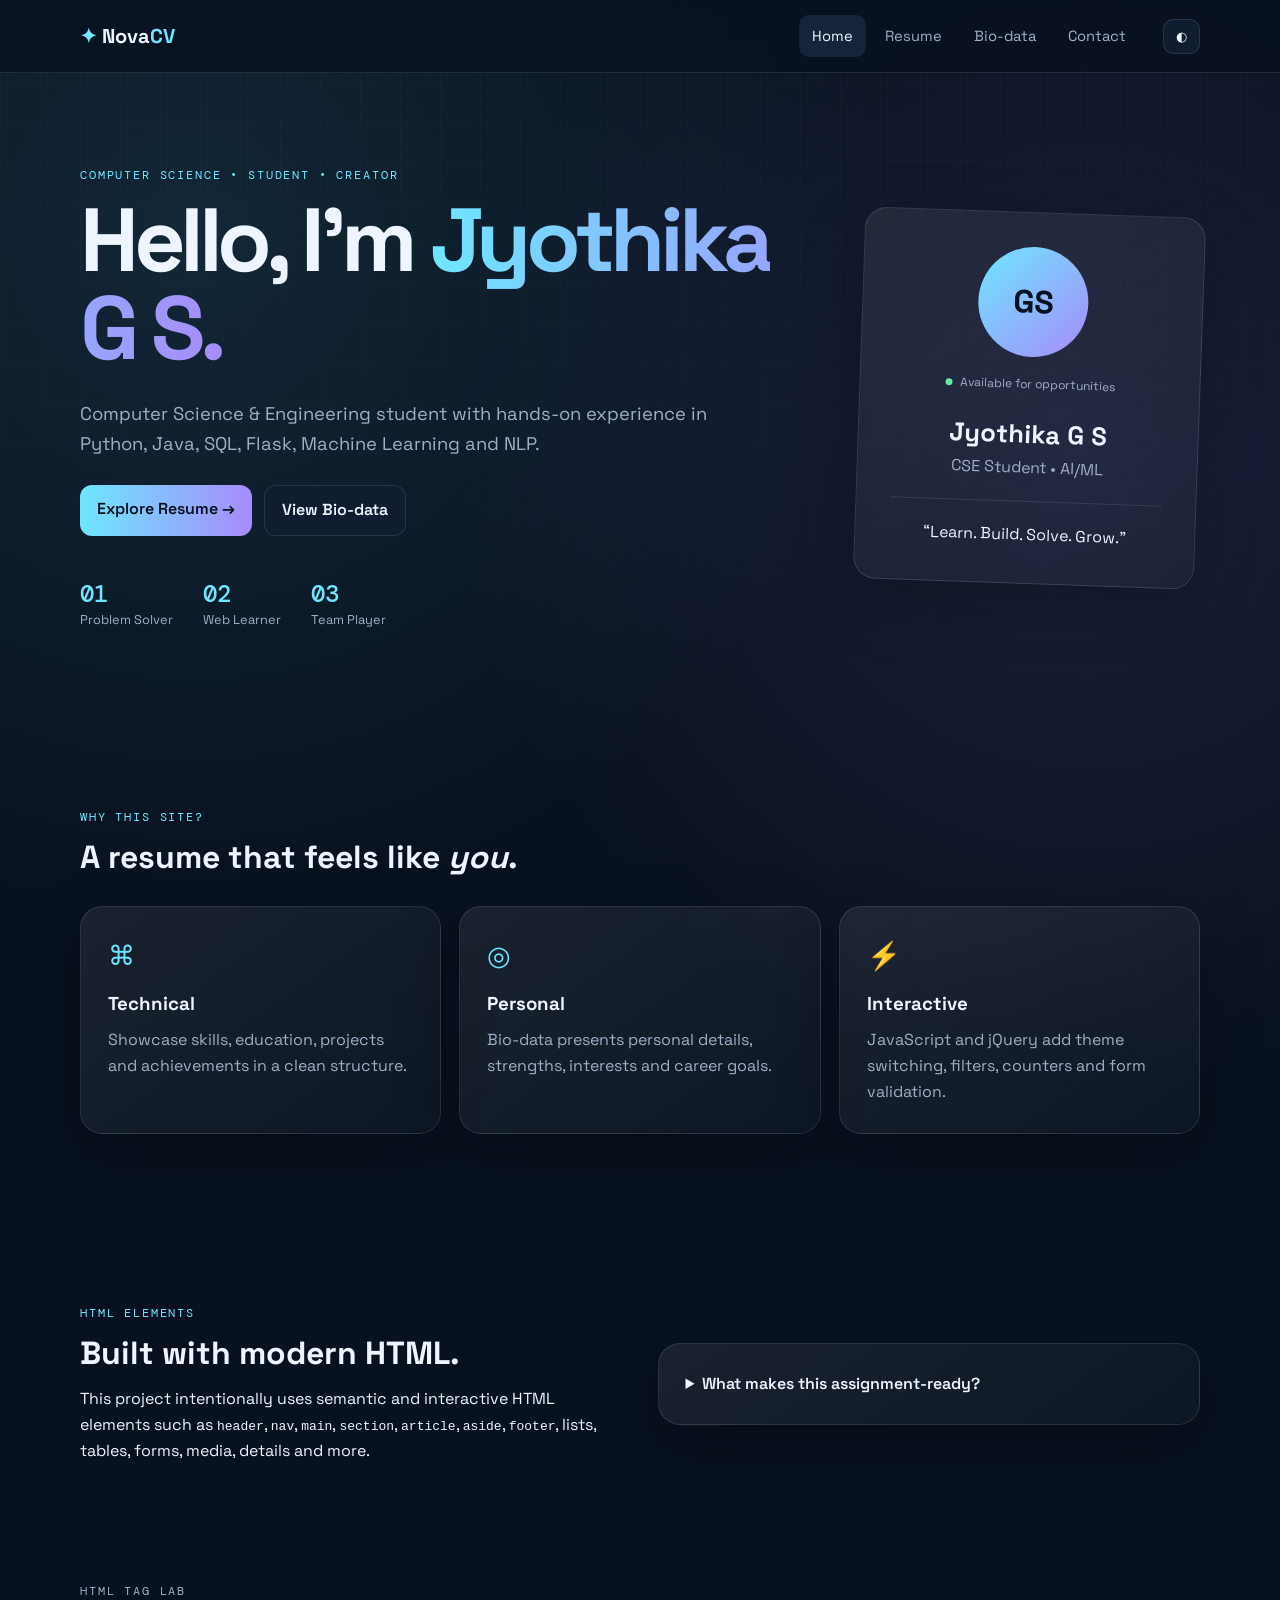
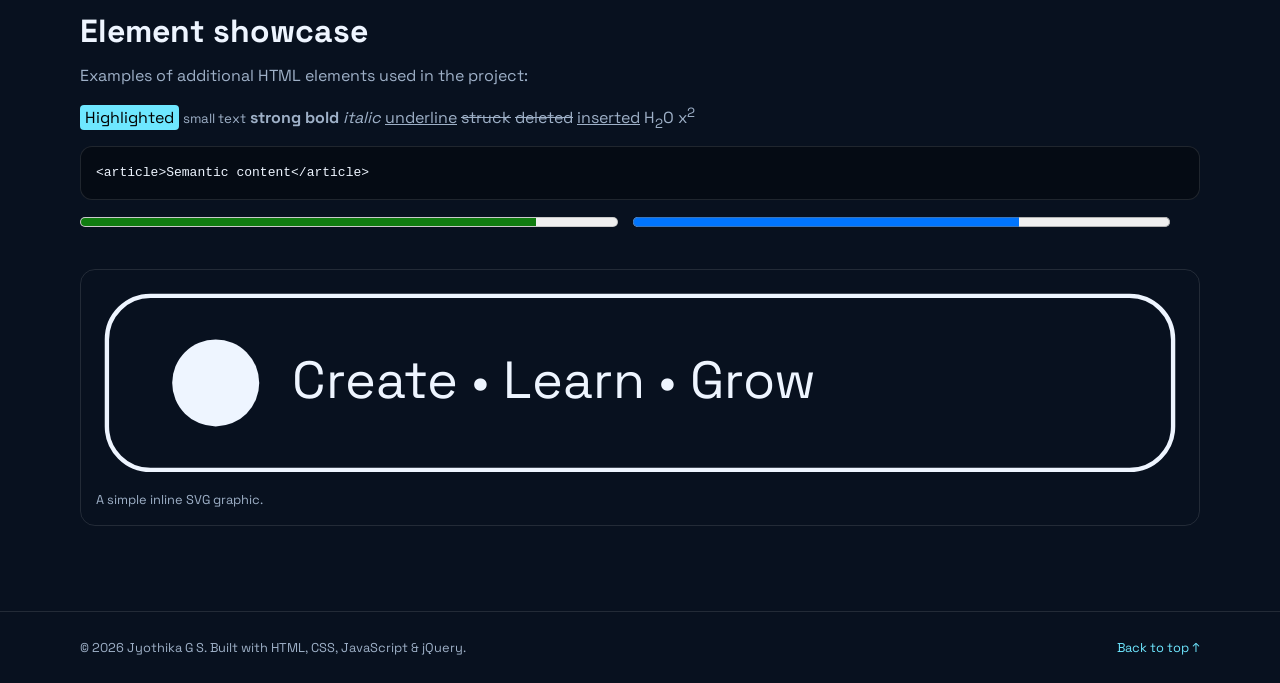
<file: index.html>
<!DOCTYPE html>
<html lang="en">
<head>
  <meta charset="UTF-8">
  <meta name="viewport" content="width=device-width, initial-scale=1.0">
  <meta name="description" content="A modern multi-page Resume and Bio-data website">
  <meta name="author" content="Jyothika G S">
  <meta name="keywords" content="resume, biodata, portfolio, HTML, CSS, JavaScript, jQuery">
  <title>NovaCV | Home</title>
  <link rel="stylesheet" href="style.css">
  <script defer src="https://code.jquery.com/jquery-3.7.1.min.js"></script>
  <script defer src="script.js"></script>
</head>
<body>
  <header class="site-header">
    <nav class="nav container" aria-label="Main navigation">
      <a class="brand" href="index.html"><span>✦</span> Nova<span>CV</span></a>
      <button class="menu-btn" aria-label="Toggle menu" aria-expanded="false">☰</button>
      <ul class="nav-links">
        <li><a class="active" href="index.html">Home</a></li>
        <li><a href="resume.html">Resume</a></li>
        <li><a href="biodata.html">Bio-data</a></li>
        <li><a href="contact.html">Contact</a></li>
      </ul>
      <button id="themeToggle" class="icon-btn" title="Change theme" aria-label="Change theme">◐</button>
    </nav>
  </header>

  <main>
    <section class="hero container">
      <div class="hero-copy">
        <p class="eyebrow">COMPUTER SCIENCE • STUDENT • CREATOR</p>
        <h1>Hello, I'm <span class="gradient-text">Jyothika G S.</span></h1>
        <p class="lead">Computer Science & Engineering student with hands-on experience in Python, Java, SQL, Flask, Machine Learning and NLP.</p>
        <div class="hero-actions">
          <a class="btn primary" href="resume.html">Explore Resume →</a>
          <a class="btn secondary" href="biodata.html">View Bio-data</a>
        </div>
        <dl class="quick-stats">
          <div><dt>01</dt><dd>Problem Solver</dd></div>
          <div><dt>02</dt><dd>Web Learner</dd></div>
          <div><dt>03</dt><dd>Team Player</dd></div>
        </dl>
      </div>
      <aside class="profile-card">
        <div class="avatar" aria-label="Profile placeholder">GS</div>
        <div class="status"><i></i> Available for opportunities</div>
        <h2>Jyothika G S</h2>
        <p>CSE Student • AI/ML</p>
        <hr>
        <blockquote>“Learn. Build. Solve. Grow.”</blockquote>
      </aside>
    </section>

    <section class="container section">
      <div class="section-heading">
        <p class="eyebrow">WHY THIS SITE?</p>
        <h2>A resume that feels like <em>you</em>.</h2>
      </div>
      <div class="feature-grid">
        <article class="glass-card">
          <span class="card-icon">⌘</span>
          <h3>Technical</h3>
          <p>Showcase skills, education, projects and achievements in a clean structure.</p>
        </article>
        <article class="glass-card">
          <span class="card-icon">◎</span>
          <h3>Personal</h3>
          <p>Bio-data presents personal details, strengths, interests and career goals.</p>
        </article>
        <article class="glass-card">
          <span class="card-icon">⚡</span>
          <h3>Interactive</h3>
          <p>JavaScript and jQuery add theme switching, filters, counters and form validation.</p>
        </article>
      </div>
    </section>

    <section class="container section split">
      <div>
        <p class="eyebrow">HTML ELEMENTS</p>
        <h2>Built with modern HTML.</h2>
        <p>This project intentionally uses semantic and interactive HTML elements such as <code>header</code>, <code>nav</code>, <code>main</code>, <code>section</code>, <code>article</code>, <code>aside</code>, <code>footer</code>, lists, tables, forms, media, details and more.</p>
      </div>
      <details class="glass-card details">
        <summary>What makes this assignment-ready?</summary>
        <ul>
          <li>Multiple linked web pages</li>
          <li>Responsive CSS layout</li>
          <li>JavaScript + jQuery interactions</li>
          <li>Accessible labels and semantic structure</li>
          <li>Cloud deployment instructions included</li>
        </ul>
      </details>
    </section>

    <section class="container section tag-lab">
      <p class="eyebrow">HTML TAG LAB</p>
      <h2>Element showcase</h2>
      <p>Examples of additional HTML elements used in the project:</p>
      <p><mark>Highlighted</mark> <small>small text</small> <strong>strong</strong> <b>bold</b> <i>italic</i> <u>underline</u> <s>struck</s> <del>deleted</del> <ins>inserted</ins> H<sub>2</sub>O x<sup>2</sup></p>
      <pre><code>&lt;article&gt;Semantic content&lt;/article&gt;</code></pre>
      <meter min="0" max="100" value="85">85%</meter>
      <progress value="72" max="100">72%</progress>
      <figure>
        <svg viewBox="0 0 500 90" role="img" aria-label="Decorative portfolio graphic">
          <rect x="5" y="5" width="490" height="80" rx="20" fill="none" stroke="currentColor" stroke-width="2"/>
          <circle cx="55" cy="45" r="20" fill="currentColor"/>
          <text x="90" y="52" font-size="24" fill="currentColor">Create • Learn • Grow</text>
        </svg>
        <figcaption>A simple inline SVG graphic.</figcaption>
      </figure>
    </section>
  </main>

  <footer class="site-footer">
    <div class="container footer-inner">
      <p>&copy; <span id="year"></span> Jyothika G S. Built with HTML, CSS, JavaScript & jQuery.</p>
      <a href="#top">Back to top ↑</a>
    </div>
  </footer>
</body>
</html>
</file>
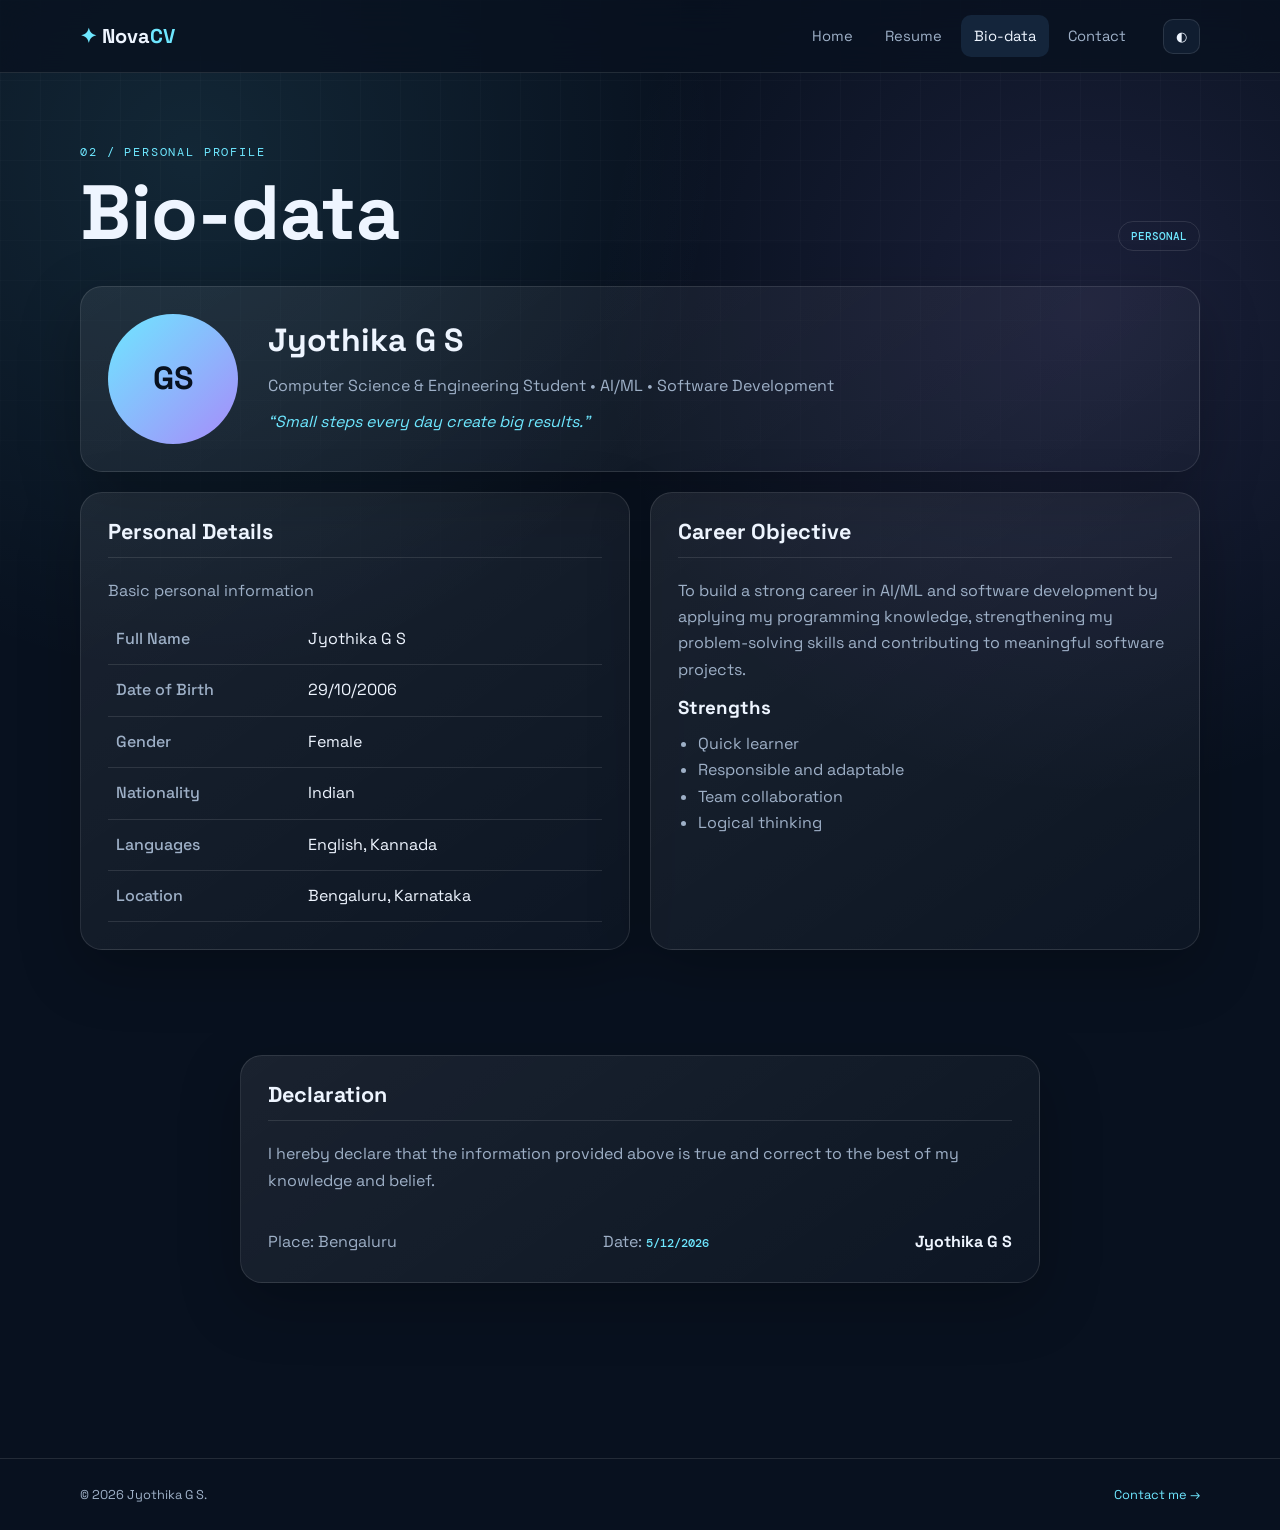
<file: biodata.html>
<!DOCTYPE html>
<html lang="en">
<head>
  <meta charset="UTF-8"><meta name="viewport" content="width=device-width, initial-scale=1.0">
  <meta name="description" content="Bio-data of Jyothika G S"><title>NovaCV | Bio-data</title>
  <link rel="stylesheet" href="style.css">
  <script defer src="https://code.jquery.com/jquery-3.7.1.min.js"></script><script defer src="script.js"></script>
</head>
<body>
<header class="site-header"><nav class="nav container">
  <a class="brand" href="index.html"><span>✦</span> Nova<span>CV</span></a><button class="menu-btn" aria-label="Toggle menu">☰</button>
  <ul class="nav-links"><li><a href="index.html">Home</a></li><li><a href="resume.html">Resume</a></li><li><a class="active" href="biodata.html">Bio-data</a></li><li><a href="contact.html">Contact</a></li></ul>
  <button id="themeToggle" class="icon-btn" aria-label="Change theme">◐</button>
</nav></header>

<main class="container page">
  <div class="page-title"><div><p class="eyebrow">02 / PERSONAL PROFILE</p><h1>Bio-data</h1></div><span class="badge">PERSONAL</span></div>

  <section class="bio-hero glass-card">
    <div class="avatar large">GS</div>
    <div><h2>Jyothika G S</h2><p>Computer Science & Engineering Student • AI/ML • Software Development</p><q>Small steps every day create big results.</q></div>
  </section>

  <section class="bio-grid">
    <article class="glass-card resume-section">
      <h2>Personal Details</h2>
      <table>
        <caption>Basic personal information</caption>
        <tbody>
          <tr><th scope="row">Full Name</th><td>Jyothika G S</td></tr>
          <tr><th scope="row">Date of Birth</th><td>29/10/2006</td></tr>
          <tr><th scope="row">Gender</th><td>Female</td></tr>
          <tr><th scope="row">Nationality</th><td>Indian</td></tr>
          <tr><th scope="row">Languages</th><td>English, Kannada</td></tr>
          <tr><th scope="row">Location</th><td>Bengaluru, Karnataka</td></tr>
        </tbody>
      </table>
    </article>

    <article class="glass-card resume-section">
      <h2>Career Objective</h2>
      <p>To build a strong career in AI/ML and software development by applying my programming knowledge, strengthening my problem-solving skills and contributing to meaningful software projects.</p>
      <h3>Strengths</h3>
      <ul><li>Quick learner</li><li>Responsible and adaptable</li><li>Team collaboration</li><li>Logical thinking</li></ul>
    </article>
  </section>

  <section class="container-narrow section">
    <div class="glass-card resume-section">
      <h2>Declaration</h2>
      <p>I hereby declare that the information provided above is true and correct to the best of my knowledge and belief.</p>
      <div class="signature"><p>Place: Bengaluru</p><p>Date: <time id="today"></time></p><strong>Jyothika G S</strong></div>
    </div>
  </section>
</main>
<footer class="site-footer"><div class="container footer-inner"><p>&copy; <span id="year"></span> Jyothika G S.</p><a href="contact.html">Contact me →</a></div></footer>
</body>
</html>
</file>
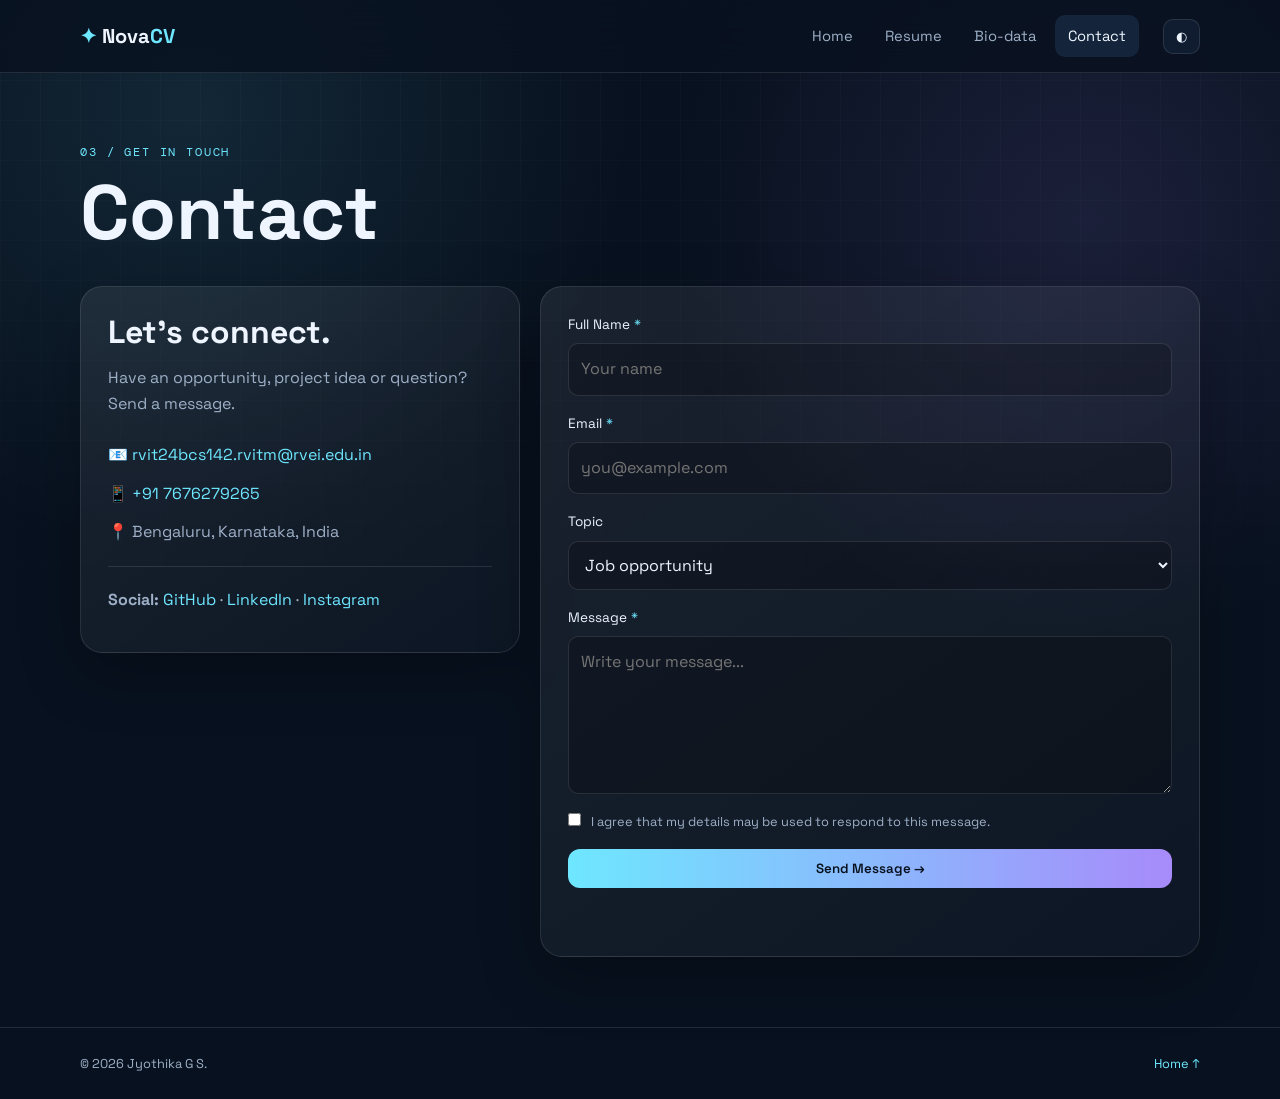
<file: contact.html>
<!DOCTYPE html>
<html lang="en">
<head>
  <meta charset="UTF-8"><meta name="viewport" content="width=device-width, initial-scale=1.0">
  <meta name="description" content="Contact Jyothika G S"><title>NovaCV | Contact</title>
  <link rel="stylesheet" href="style.css">
  <script defer src="https://code.jquery.com/jquery-3.7.1.min.js"></script><script defer src="script.js"></script>
</head>
<body>
<header class="site-header"><nav class="nav container">
  <a class="brand" href="index.html"><span>✦</span> Nova<span>CV</span></a><button class="menu-btn" aria-label="Toggle menu">☰</button>
  <ul class="nav-links"><li><a href="index.html">Home</a></li><li><a href="resume.html">Resume</a></li><li><a href="biodata.html">Bio-data</a></li><li><a class="active" href="contact.html">Contact</a></li></ul>
  <button id="themeToggle" class="icon-btn" aria-label="Change theme">◐</button>
</nav></header>

<main class="container page">
  <div class="page-title"><div><p class="eyebrow">03 / GET IN TOUCH</p><h1>Contact</h1></div></div>
  <section class="contact-grid">
    <article class="glass-card contact-info">
      <h2>Let's connect.</h2><p>Have an opportunity, project idea or question? Send a message.</p>
      <address>
        <p>📧 <a href="mailto:rvit24bcs142.rvitm@rvei.edu.in">rvit24bcs142.rvitm@rvei.edu.in</a></p>
        <p>📱 <a href="tel:+910000000000">+91 7676279265</a></p>
        <p>📍 Bengaluru, Karnataka, India</p>
      </address>
      <hr>
      <p><strong>Social:</strong> <a href="#">GitHub</a> · <a href="#">LinkedIn</a> · <a href="#">Instagram</a></p>
    </article>

    <form id="contactForm" class="glass-card contact-form" novalidate>
      <div class="form-row"><label for="name">Full Name <span>*</span></label><input id="name" name="name" type="text" placeholder="Your name" required minlength="2"></div>
      <div class="form-row"><label for="email">Email <span>*</span></label><input id="email" name="email" type="email" placeholder="you@example.com" required></div>
      <div class="form-row"><label for="topic">Topic</label><select id="topic" name="topic"><option>Job opportunity</option><option>Project collaboration</option><option>General message</option></select></div>
      <div class="form-row"><label for="message">Message <span>*</span></label><textarea id="message" name="message" rows="5" placeholder="Write your message..." required minlength="10"></textarea></div>
      <label class="check"><input type="checkbox" id="consent" required> I agree that my details may be used to respond to this message.</label>
      <button class="btn primary" type="submit">Send Message →</button>
      <output id="formMessage" class="form-message" aria-live="polite"></output>
    </form>
  </section>
</main>
<footer class="site-footer"><div class="container footer-inner"><p>&copy; <span id="year"></span> Jyothika G S.</p><a href="index.html">Home ↑</a></div></footer>
</body>
</html>
</file>
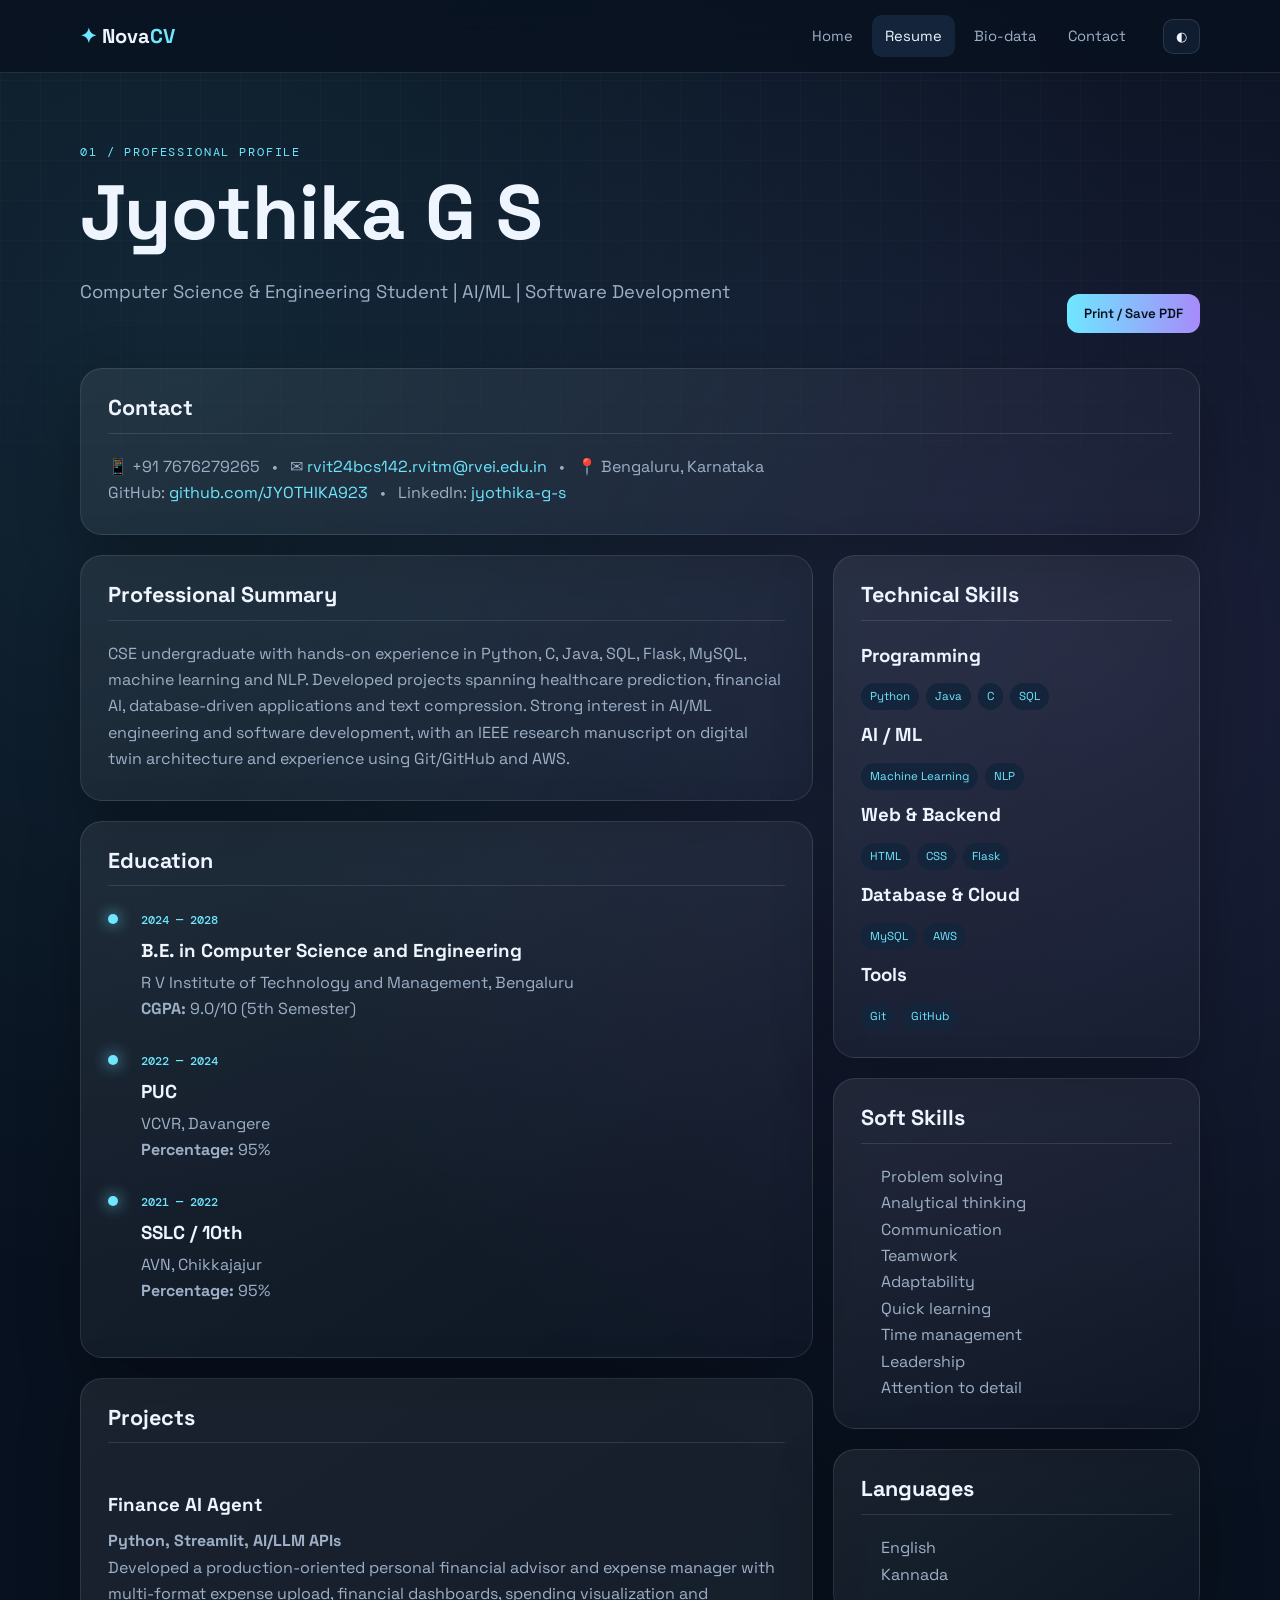
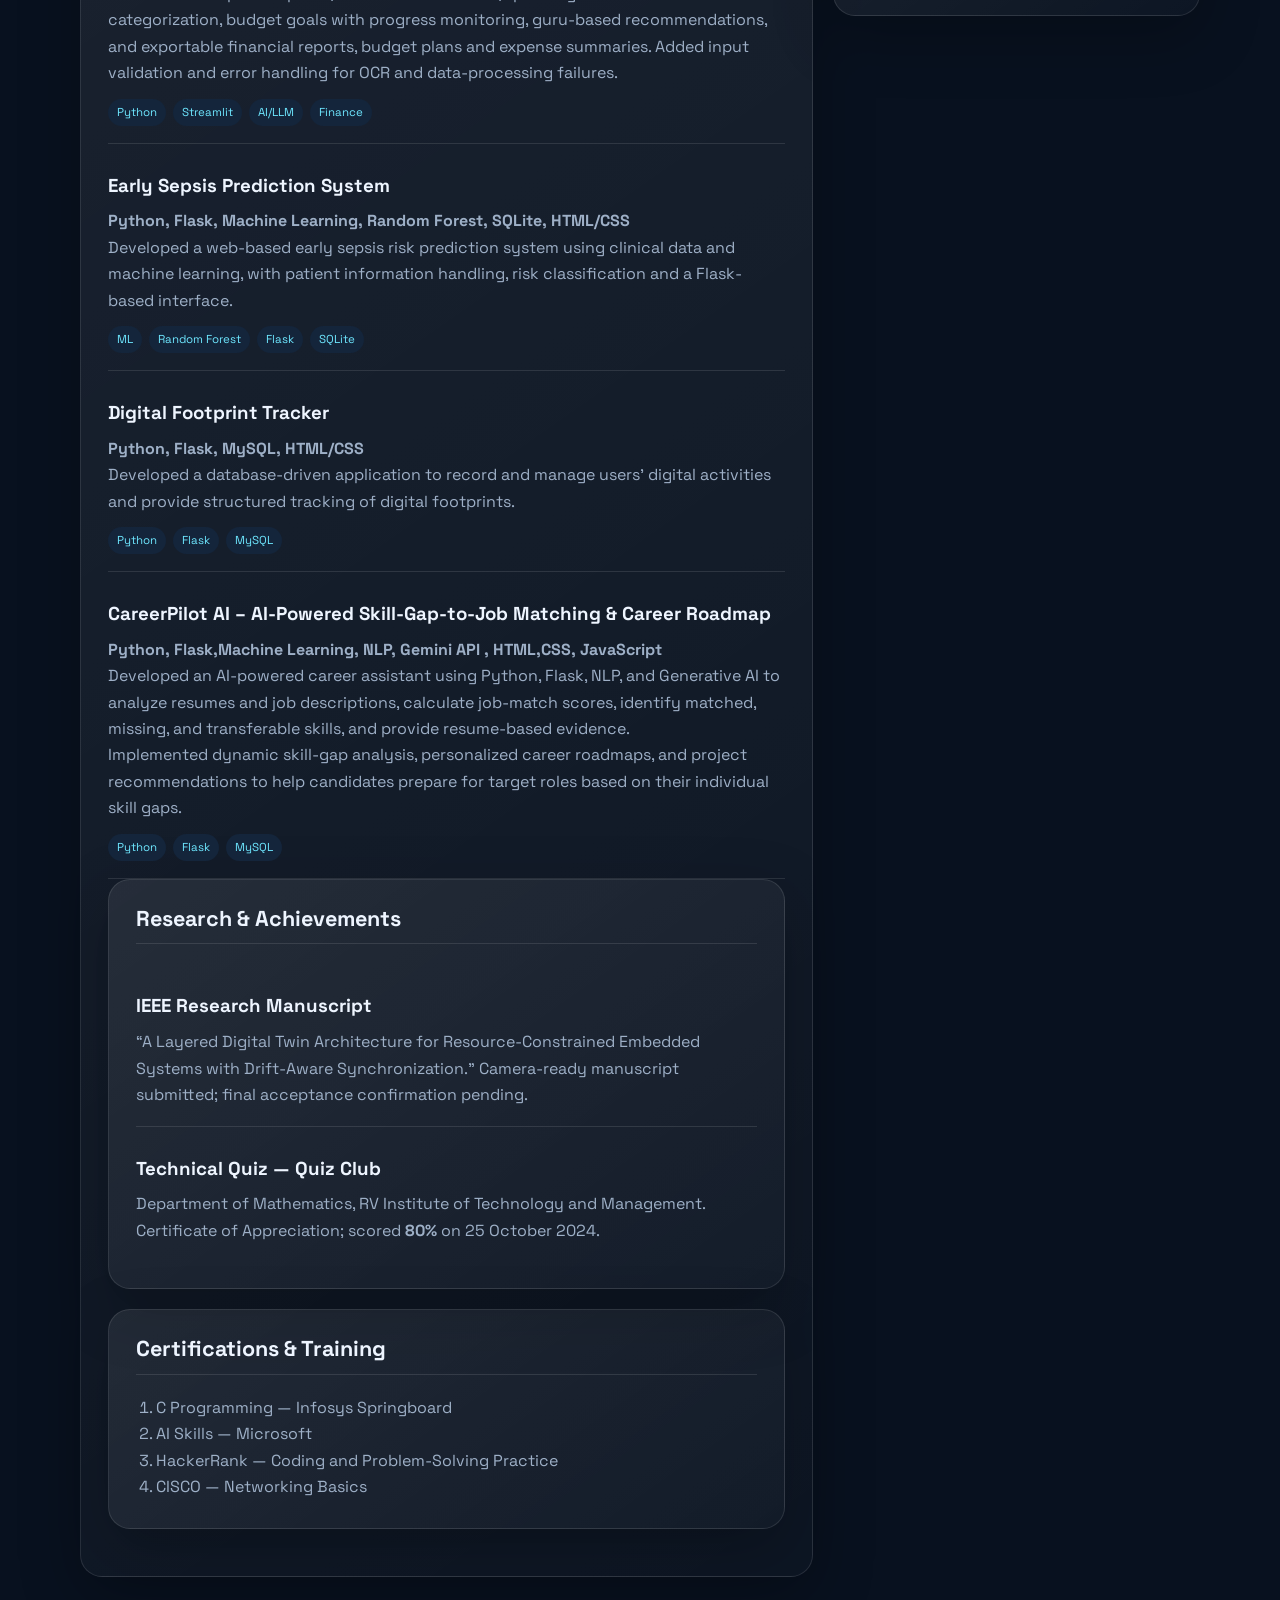
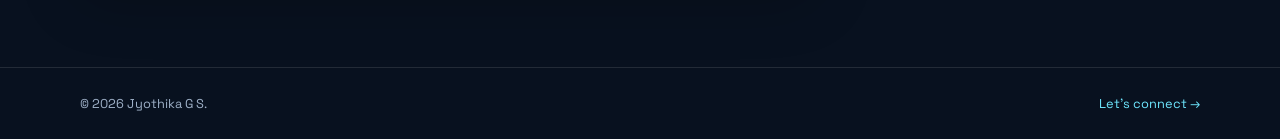
<file: resume.html>
<!DOCTYPE html>
<html lang="en">
<head>
  <meta charset="UTF-8"><meta name="viewport" content="width=device-width, initial-scale=1.0">
  <meta name="description" content="Resume of Jyothika G S"><meta name="author" content="Jyothika G S">
  <title>NovaCV | Jyothika G S - Resume</title>
  <link rel="stylesheet" href="style.css">
  <script defer src="https://code.jquery.com/jquery-3.7.1.min.js"></script><script defer src="script.js"></script>
</head>
<body>
<header class="site-header"><nav class="nav container" aria-label="Main navigation">
  <a class="brand" href="index.html"><span>✦</span> Nova<span>CV</span></a>
  <button class="menu-btn" aria-label="Toggle menu" aria-expanded="false">☰</button>
  <ul class="nav-links"><li><a href="index.html">Home</a></li><li><a class="active" href="resume.html">Resume</a></li><li><a href="biodata.html">Bio-data</a></li><li><a href="contact.html">Contact</a></li></ul>
  <button id="themeToggle" class="icon-btn" aria-label="Change theme">◐</button>
</nav></header>

<main class="container page">
  <div class="page-title">
    <div><p class="eyebrow">01 / PROFESSIONAL PROFILE</p><h1>Jyothika G S</h1><p class="lead">Computer Science & Engineering Student | AI/ML | Software Development</p></div>
    <button class="btn primary" id="printResume">Print / Save PDF</button>
  </div>

  <section class="glass-card resume-section">
    <h2>Contact</h2>
    <p>📱 +91 7676279265 &nbsp; • &nbsp; ✉ <a href="mailto:rvit24bcs142.rvitm@rvei.edu.in">rvit24bcs142.rvitm@rvei.edu.in</a> &nbsp; • &nbsp; 📍 Bengaluru, Karnataka</p>
    <p>GitHub: <a href="https://github.com/JYOTHIKA923" target="_blank" rel="noopener">github.com/JYOTHIKA923</a> &nbsp; • &nbsp; LinkedIn: <a href="https://www.linkedin.com/in/jyothika-g-s-6aa2b0343/" target="_blank" rel="noopener">jyothika-g-s</a></p>
  </section>

  <section class="resume-grid">
    <div>
      <article class="glass-card resume-section">
        <h2>Professional Summary</h2>
        <p>CSE undergraduate with hands-on experience in Python, C, Java, SQL, Flask, MySQL, machine learning and NLP. Developed projects spanning healthcare prediction, financial AI, database-driven applications and text compression. Strong interest in AI/ML engineering and software development, with an IEEE research manuscript on digital twin architecture and experience using Git/GitHub and AWS.</p>
      </article>

      <article class="glass-card resume-section">
        <h2>Education</h2>
        <div class="timeline">
          <div class="timeline-item"><span class="dot"></span><div><time>2024 — 2028</time><h3>B.E. in Computer Science and Engineering</h3><p>R V Institute of Technology and Management, Bengaluru</p><p><strong>CGPA:</strong> 9.0/10 (5th Semester)</p></div></div>
          <div class="timeline-item"><span class="dot"></span><div><time>2022 — 2024</time><h3>PUC</h3><p>VCVR, Davangere</p><p><strong>Percentage:</strong> 95%</p></div></div>
          <div class="timeline-item"><span class="dot"></span><div><time>2021 — 2022</time><h3>SSLC / 10th</h3><p>AVN, Chikkajajur</p><p><strong>Percentage:</strong> 95%</p></div></div>
        </div>
      </article>

      <article class="glass-card resume-section">
        <h2>Projects</h2>
        <div class="project">
          <h3>Finance AI Agent</h3><p><strong>Python, Streamlit, AI/LLM APIs</strong></p>
          <p>Developed a production-oriented personal financial advisor and expense manager with multi-format expense upload, financial dashboards, spending visualization and categorization, budget goals with progress monitoring, guru-based recommendations, and exportable financial reports, budget plans and expense summaries. Added input validation and error handling for OCR and data-processing failures.</p>
          <ul class="tags"><li>Python</li><li>Streamlit</li><li>AI/LLM</li><li>Finance</li></ul>
        </div>
        <div class="project">
          <h3>Early Sepsis Prediction System</h3><p><strong>Python, Flask, Machine Learning, Random Forest, SQLite, HTML/CSS</strong></p>
          <p>Developed a web-based early sepsis risk prediction system using clinical data and machine learning, with patient information handling, risk classification and a Flask-based interface.</p>
          <ul class="tags"><li>ML</li><li>Random Forest</li><li>Flask</li><li>SQLite</li></ul>
        </div>
        <div class="project">
          <h3>Digital Footprint Tracker</h3><p><strong>Python, Flask, MySQL, HTML/CSS</strong></p>
          <p>Developed a database-driven application to record and manage users' digital activities and provide structured tracking of digital footprints.</p>
          <ul class="tags"><li>Python</li><li>Flask</li><li>MySQL</li></ul>
        </div>
        <div class="project">
          <h3>CareerPilot AI – AI-Powered Skill-Gap-to-Job Matching & Career Roadmap</h3><p><strong>Python, Flask,Machine Learning, NLP, Gemini API , HTML,CSS, JavaScript</strong></p>
          <p>Developed an AI-powered career assistant using Python, Flask, NLP, and Generative AI to analyze resumes and job descriptions, calculate job-match scores, identify matched, missing, and transferable skills, and provide resume-based evidence.
              <br>Implemented dynamic skill-gap analysis, personalized career roadmaps, and project recommendations to help candidates prepare for target roles based on their individual skill gaps.</p>
          <ul class="tags"><li>Python</li><li>Flask</li><li>MySQL</li></ul>
        </div>
  

      <article class="glass-card resume-section">
        <h2>Research & Achievements</h2>
        <div class="project"><h3>IEEE Research Manuscript</h3><p>“A Layered Digital Twin Architecture for Resource-Constrained Embedded Systems with Drift-Aware Synchronization.” Camera-ready manuscript submitted; final acceptance confirmation pending.</p></div>
        <div class="project"><h3>Technical Quiz — Quiz Club</h3><p>Department of Mathematics, RV Institute of Technology and Management. Certificate of Appreciation; scored <strong>80%</strong> on 25 October 2024.</p></div>
      </article>

      <article class="glass-card resume-section">
        <h2>Certifications & Training</h2>
        <ol>
          <li>C Programming — Infosys Springboard</li>
          <li>AI Skills — Microsoft</li>
          <li>HackerRank — Coding and Problem-Solving Practice</li>
          <li>CISCO — Networking Basics</li>
        </ol>
      </article>
    </div>

    <aside>
      <section class="glass-card resume-section">
        <h2>Technical Skills</h2>
        <h3>Programming</h3><ul class="tags"><li>Python</li><li>Java</li><li>C</li><li>SQL</li></ul>
        <h3>AI / ML</h3><ul class="tags"><li>Machine Learning</li><li>NLP</li></ul>
        <h3>Web & Backend</h3><ul class="tags"><li>HTML</li><li>CSS</li><li>Flask</li></ul>
        <h3>Database & Cloud</h3><ul class="tags"><li>MySQL</li><li>AWS</li></ul>
        <h3>Tools</h3><ul class="tags"><li>Git</li><li>GitHub</li></ul>
      </section>

      <section class="glass-card resume-section">
        <h2>Soft Skills</h2>
        <ul class="clean-list">
          <li>Problem solving</li><li>Analytical thinking</li><li>Communication</li><li>Teamwork</li><li>Adaptability</li><li>Quick learning</li><li>Time management</li><li>Leadership</li><li>Attention to detail</li>
        </ul>
      </section>

      <section class="glass-card resume-section">
        <h2>Languages</h2>
        <ul class="clean-list"><li>English</li><li>Kannada</li></ul>
      </section>
    </aside>
  </section>
</main>
<footer class="site-footer"><div class="container footer-inner"><p>&copy; <span id="year"></span> Jyothika G S.</p><a href="contact.html">Let's connect →</a></div></footer>
</body>
</html>
</file>
<file: style.css>
@import url('https://fonts.googleapis.com/css2?family=DM+Mono:wght@400;500&family=Space+Grotesk:wght@400;500;600;700&display=swap');

:root{--bg:#08111f;--surface:#101d30;--surface2:#14253b;--text:#eef5ff;--muted:#9eb0c7;--accent:#6ee7ff;--accent2:#a78bfa;--border:rgba(255,255,255,.11);--shadow:0 20px 60px rgba(0,0,0,.25)}
*{box-sizing:border-box;margin:0;padding:0}html{scroll-behavior:smooth}body{font-family:"Space Grotesk",sans-serif;background:radial-gradient(circle at 15% 10%,rgba(110,231,255,.10),transparent 30%),radial-gradient(circle at 85% 20%,rgba(167,139,250,.12),transparent 30%),var(--bg);color:var(--text);line-height:1.65;min-height:100vh}body:before{content:"";position:fixed;inset:0;pointer-events:none;background-image:linear-gradient(rgba(255,255,255,.025) 1px,transparent 1px),linear-gradient(90deg,rgba(255,255,255,.025) 1px,transparent 1px);background-size:40px 40px;mask-image:linear-gradient(to bottom,black,transparent 85%);z-index:-1}
a{color:var(--accent);text-decoration:none}a:hover{text-decoration:underline}.container{width:min(1120px,92%);margin:auto}.container-narrow{width:min(800px,92%);margin:auto}.site-header{position:sticky;top:0;z-index:20;background:rgba(8,17,31,.78);backdrop-filter:blur(18px);border-bottom:1px solid var(--border)}.nav{min-height:72px;display:flex;align-items:center;gap:24px}.brand{font-size:1.25rem;font-weight:700;color:var(--text);margin-right:auto}.brand span{color:var(--accent)}.nav-links{display:flex;gap:6px;list-style:none}.nav-links a{display:block;padding:9px 13px;border-radius:10px;color:var(--muted);font-size:.92rem}.nav-links a:hover,.nav-links a.active{color:var(--text);background:var(--surface2);text-decoration:none}.icon-btn,.menu-btn{border:1px solid var(--border);background:var(--surface);color:var(--text);border-radius:10px;padding:9px 12px;cursor:pointer}.menu-btn{display:none}
.hero{min-height:650px;display:grid;grid-template-columns:1.35fr .65fr;align-items:center;gap:70px}.eyebrow{font-family:"DM Mono",monospace;font-size:.72rem;letter-spacing:.16em;color:var(--accent);margin-bottom:12px}.hero h1{font-size:clamp(3rem,7vw,6.3rem);line-height:.98;letter-spacing:-.06em}.gradient-text{background:linear-gradient(90deg,var(--accent),var(--accent2));-webkit-background-clip:text;color:transparent}.lead{font-size:1.15rem;color:var(--muted);max-width:680px;margin:26px 0}.hero-actions{display:flex;gap:12px;flex-wrap:wrap}.btn{display:inline-block;border:1px solid var(--border);border-radius:12px;padding:11px 17px;font-weight:600;cursor:pointer;font-family:inherit}.btn:hover{text-decoration:none;transform:translateY(-1px)}.btn.primary{background:linear-gradient(90deg,var(--accent),var(--accent2));color:#07101d;border:0}.btn.secondary{background:var(--surface);color:var(--text)}.profile-card,.glass-card{background:linear-gradient(145deg,rgba(255,255,255,.075),rgba(255,255,255,.025));border:1px solid var(--border);box-shadow:var(--shadow);border-radius:22px}.profile-card{padding:34px;text-align:center;transform:rotate(2deg)}.avatar{height:110px;width:110px;border-radius:50%;display:grid;place-items:center;margin:0 auto 18px;background:linear-gradient(135deg,var(--accent),var(--accent2));color:#08111f;font-weight:700;font-size:2rem}.avatar.large{height:130px;width:130px;margin:0}.profile-card h2{font-size:1.6rem}.profile-card p,.bio-hero p{color:var(--muted)}.profile-card hr,.contact-info hr{border:0;border-top:1px solid var(--border);margin:20px 0}.status{font-size:.75rem;color:var(--muted);margin-bottom:18px}.status i{display:inline-block;width:7px;height:7px;background:#68e7a8;border-radius:50%;margin-right:5px}.quick-stats{display:flex;gap:30px;margin-top:42px}.quick-stats div{display:flex;flex-direction:column}.quick-stats dt{font:500 1.5rem "DM Mono";color:var(--accent)}.quick-stats dd{color:var(--muted);font-size:.8rem}
.section{padding:85px 0}.section-heading{margin-bottom:30px}.section h2,.page h2{font-size:2rem;line-height:1.15;margin-bottom:14px}.feature-grid{display:grid;grid-template-columns:repeat(3,1fr);gap:18px}.glass-card{padding:27px}.card-icon{font-size:1.7rem;color:var(--accent)}.glass-card h3{margin:10px 0 7px}.glass-card p{color:var(--muted)}.split{display:grid;grid-template-columns:1fr 1fr;gap:35px;align-items:center}.details summary{cursor:pointer;font-weight:600}.details ul{margin:15px 0 0 20px;color:var(--muted)}.tag-lab{padding-top:20px}.tag-lab p{margin:12px 0;color:var(--muted)}mark{background:var(--accent);padding:2px 5px;border-radius:4px}.tag-lab pre{background:#050b14;border:1px solid var(--border);padding:15px;border-radius:12px;overflow:auto}.tag-lab meter,.tag-lab progress{width:48%;height:20px;margin:12px 1% 12px 0}.tag-lab figure{margin-top:20px;border:1px solid var(--border);border-radius:15px;padding:15px}.tag-lab svg{max-width:100%}.tag-lab figcaption{color:var(--muted);font-size:.8rem}
.page{padding:70px 0}.page-title{display:flex;justify-content:space-between;align-items:end;gap:20px;margin-bottom:35px}.page-title h1{font-size:clamp(2.6rem,6vw,4.8rem);line-height:1}.badge{border:1px solid var(--border);padding:7px 12px;border-radius:30px;font:500 .7rem "DM Mono";color:var(--accent)}.resume-grid{display:grid;grid-template-columns:1.6fr .8fr;gap:20px}.resume-section{margin-bottom:20px}.resume-section h2{font-size:1.35rem;border-bottom:1px solid var(--border);padding-bottom:12px;margin-bottom:20px}.timeline-item{display:grid;grid-template-columns:18px 1fr;gap:15px;margin-bottom:25px}.dot{width:10px;height:10px;background:var(--accent);border-radius:50%;margin-top:8px;box-shadow:0 0 15px var(--accent)}time{font:500 .72rem "DM Mono";color:var(--accent)}.timeline-item h3{margin:3px 0}.timeline-item p,.resume-section li{color:var(--muted)}.project{padding:17px 0;border-bottom:1px solid var(--border)}.project:last-child{border:0}.tags{display:flex;gap:7px;flex-wrap:wrap;list-style:none;margin-top:12px}.tags li{font-size:.72rem;padding:4px 9px;border-radius:20px;background:var(--surface2);color:var(--accent)}.skill{margin:16px 0}.skill label{display:flex;justify-content:space-between;font-size:.85rem}.skill output{color:var(--accent);font-family:"DM Mono"}.skill progress{width:100%;height:7px;accent-color:var(--accent)}.clean-list{list-style:none}.resume-section ol,.resume-section ul:not(.tags){padding-left:20px}.bio-hero{display:flex;align-items:center;gap:30px;margin-bottom:20px}.bio-hero h2{font-size:2rem}.bio-hero q{display:block;margin-top:10px;color:var(--accent);font-style:italic}.bio-grid{display:grid;grid-template-columns:1fr 1fr;gap:20px}.bio-grid table{width:100%;border-collapse:collapse}.bio-grid caption{text-align:left;color:var(--muted);margin-bottom:10px}.bio-grid th,.bio-grid td{text-align:left;padding:12px 8px;border-bottom:1px solid var(--border)}.bio-grid th{color:var(--muted);font-weight:500}.signature{margin-top:35px;display:flex;justify-content:space-between;align-items:end;color:var(--muted)}.signature strong{color:var(--text)}
.contact-grid{display:grid;grid-template-columns:.8fr 1.2fr;gap:20px}.contact-info{height:max-content}.contact-info address{font-style:normal;margin-top:25px}.contact-info p{margin:12px 0}.contact-form{display:grid;gap:17px}.form-row{display:grid;gap:7px}.form-row label{font-size:.85rem}.form-row label span{color:var(--accent)}input,select,textarea{width:100%;background:rgba(0,0,0,.2);border:1px solid var(--border);border-radius:10px;padding:12px;color:var(--text);font:inherit;outline:none}input:focus,select:focus,textarea:focus{border-color:var(--accent)}textarea{resize:vertical}.check{font-size:.8rem;color:var(--muted)}.check input{width:auto;margin-right:7px}.form-message{min-height:24px;color:var(--accent)}
.site-footer{border-top:1px solid var(--border);padding:25px 0;color:var(--muted);font-size:.8rem}.footer-inner{display:flex;justify-content:space-between;gap:20px}
.light{--bg:#f3f7fb;--surface:#fff;--surface2:#e8f0f7;--text:#132033;--muted:#5e6d7f;--border:rgba(15,35,55,.13);--shadow:0 15px 40px rgba(30,50,70,.10)}.light body{}
@media(max-width:800px){.menu-btn{display:block}.nav-links{display:none;position:absolute;top:72px;left:0;right:0;background:var(--bg);padding:15px;flex-direction:column;border-bottom:1px solid var(--border)}.nav-links.open{display:flex}.hero,.resume-grid,.bio-grid,.contact-grid,.split{grid-template-columns:1fr}.hero{padding-top:60px;min-height:auto}.profile-card{transform:none;max-width:420px}.feature-grid{grid-template-columns:1fr}.quick-stats{margin-bottom:20px}.page-title{align-items:start;flex-direction:column}.bio-hero{flex-direction:column;align-items:start}.footer-inner{flex-direction:column}}
@media print{.site-header,.site-footer,.btn,.icon-btn{display:none!important}body{background:white;color:black}.glass-card{box-shadow:none;border:1px solid #ccc}.page{padding:0}.resume-grid{grid-template-columns:1.5fr 1fr}}
</file>
